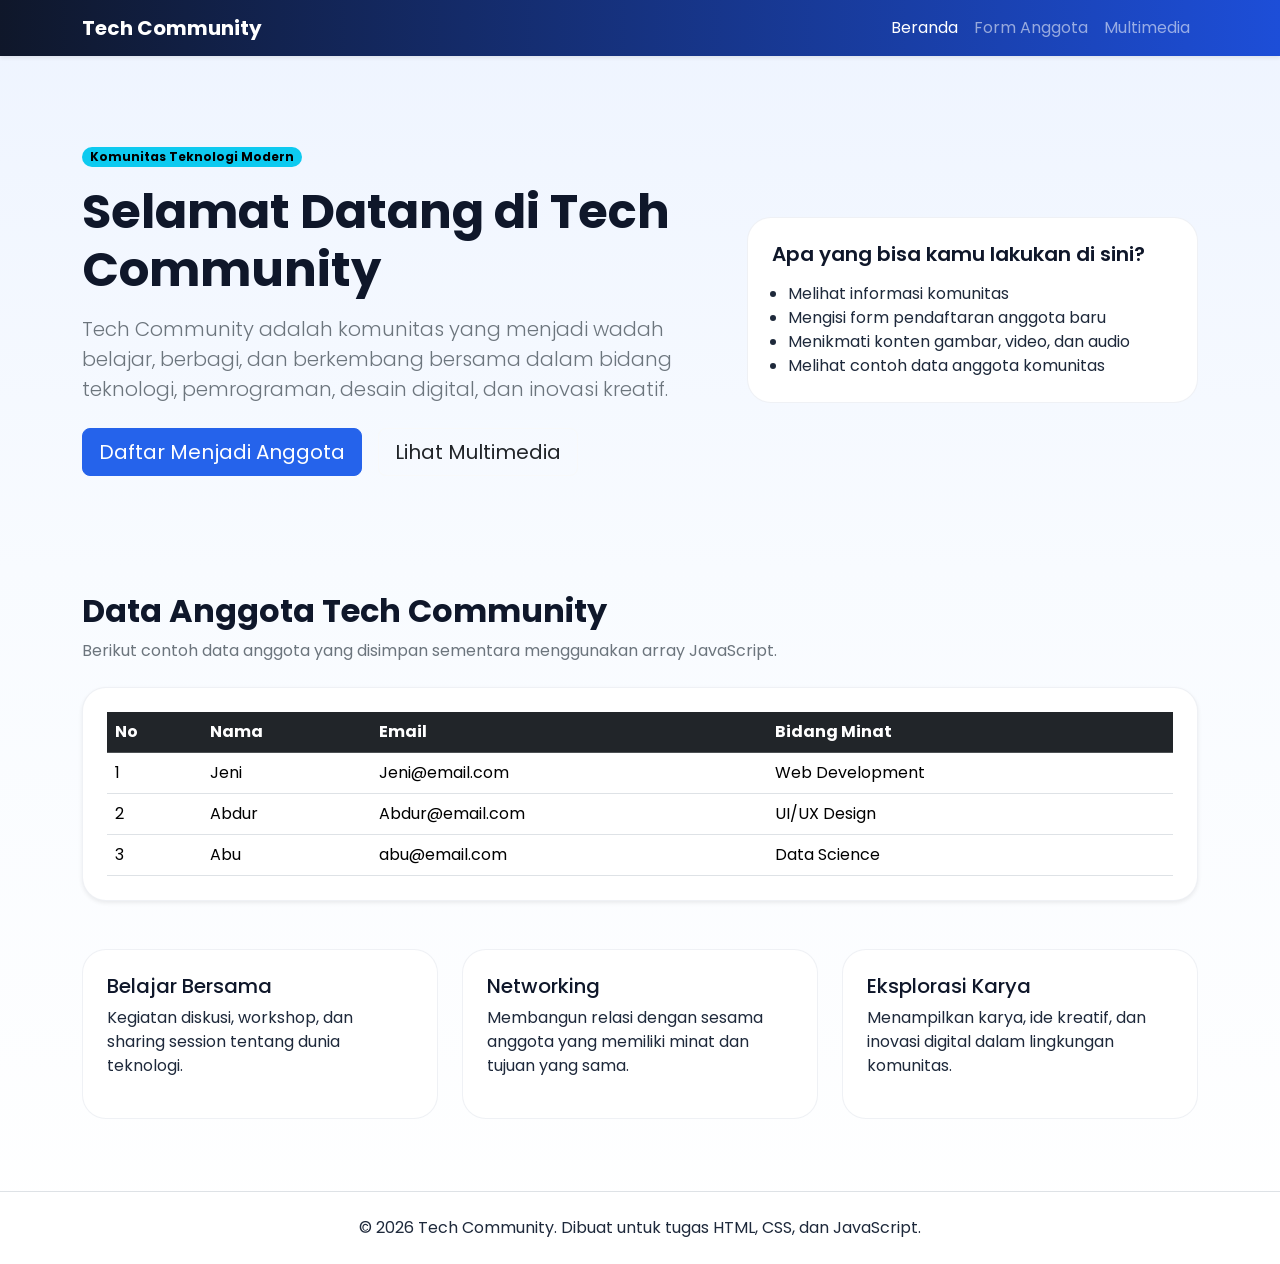
<file: index.html>
<!DOCTYPE html>
<html lang="id">
<head>
  <meta charset="UTF-8">
  <meta name="viewport" content="width=device-width, initial-scale=1.0">
  <title>Tech Community - Beranda</title>
  <link rel="preconnect" href="https://fonts.googleapis.com">
  <link rel="preconnect" href="https://fonts.gstatic.com" crossorigin>
  <link href="https://fonts.googleapis.com/css2?family=Poppins:wght@300;400;500;600;700&display=swap" rel="stylesheet">
  <link href="https://cdn.jsdelivr.net/npm/bootstrap@5.3.3/dist/css/bootstrap.min.css" rel="stylesheet">
  <link rel="stylesheet" href="./style.css">
</head>
<body onload="renderTable()">
  <nav class="navbar navbar-expand-lg navbar-dark custom-navbar shadow-sm sticky-top">
    <div class="container">
      <a class="navbar-brand fw-bold" href="./index.html">Tech Community</a>
      <button class="navbar-toggler" type="button" data-bs-toggle="collapse" data-bs-target="#mainNav">
        <span class="navbar-toggler-icon"></span>
      </button>
      <div class="collapse navbar-collapse" id="mainNav">
        <ul class="navbar-nav ms-auto">
          <li class="nav-item"><a class="nav-link active" href="./index.html">Beranda</a></li>
          <li class="nav-item"><a class="nav-link" href="./form.html">Form Anggota</a></li>
          <li class="nav-item"><a class="nav-link" href="./gallery.html">Multimedia</a></li>
        </ul>
      </div>
    </div>
  </nav>

  <header class="hero-section">
    <div class="container py-5">
      <div class="row align-items-center g-4">
        <div class="col-lg-7">
          <span class="badge rounded-pill text-bg-info mb-3">Komunitas Teknologi Modern</span>
          <h1 class="display-5 fw-bold mb-3">Selamat Datang di Tech Community</h1>
          <p class="lead text-secondary mb-4">
            Tech Community adalah komunitas yang menjadi wadah belajar, berbagi, dan berkembang bersama
            dalam bidang teknologi, pemrograman, desain digital, dan inovasi kreatif.
          </p>
          <div class="d-flex flex-wrap gap-3">
            <a href="./form.html" class="btn btn-primary btn-lg">Daftar Menjadi Anggota</a>
            <a href="./gallery.html" class="btn btn-outline-light btn-lg text-dark">Lihat Multimedia</a>
          </div>
        </div>
        <div class="col-lg-5">
          <div class="info-card p-4">
            <h5 class="fw-semibold">Apa yang bisa kamu lakukan di sini?</h5>
            <ul class="mt-3 mb-0 ps-3">
              <li>Melihat informasi komunitas</li>
              <li>Mengisi form pendaftaran anggota baru</li>
              <li>Menikmati konten gambar, video, dan audio</li>
              <li>Melihat contoh data anggota komunitas</li>
            </ul>
          </div>
        </div>
      </div>
    </div>
  </header>

  <main class="container py-5">
    <section class="mb-5">
      <div class="section-title mb-4">
        <h2 class="fw-bold">Data Anggota Tech Community</h2>
        <p class="text-secondary mb-0">Berikut contoh data anggota yang disimpan sementara menggunakan array JavaScript.</p>
      </div>

      <div class="table-responsive custom-table-wrapper shadow-sm">
        <table class="table table-hover align-middle mb-0">
          <thead class="table-dark">
            <tr>
              <th>No</th>
              <th>Nama</th>
              <th>Email</th>
              <th>Bidang Minat</th>
            </tr>
          </thead>
          <tbody id="memberTableBody"></tbody>
        </table>
      </div>
    </section>

    <section class="row g-4">
      <div class="col-md-4">
        <div class="feature-card h-100">
          <h5>Belajar Bersama</h5>
          <p>Kegiatan diskusi, workshop, dan sharing session tentang dunia teknologi.</p>
        </div>
      </div>
      <div class="col-md-4">
        <div class="feature-card h-100">
          <h5>Networking</h5>
          <p>Membangun relasi dengan sesama anggota yang memiliki minat dan tujuan yang sama.</p>
        </div>
      </div>
      <div class="col-md-4">
        <div class="feature-card h-100">
          <h5>Eksplorasi Karya</h5>
          <p>Menampilkan karya, ide kreatif, dan inovasi digital dalam lingkungan komunitas.</p>
        </div>
      </div>
    </section>
  </main>

  <footer class="text-center py-4 border-top bg-white">
    <p class="mb-0">&copy; 2026 Tech Community. Dibuat untuk tugas HTML, CSS, dan JavaScript.</p>
  </footer>

  <script src="https://cdn.jsdelivr.net/npm/bootstrap@5.3.3/dist/js/bootstrap.bundle.min.js"></script>
  <script src="./script.js"></script>
</body>
</html>
</file>
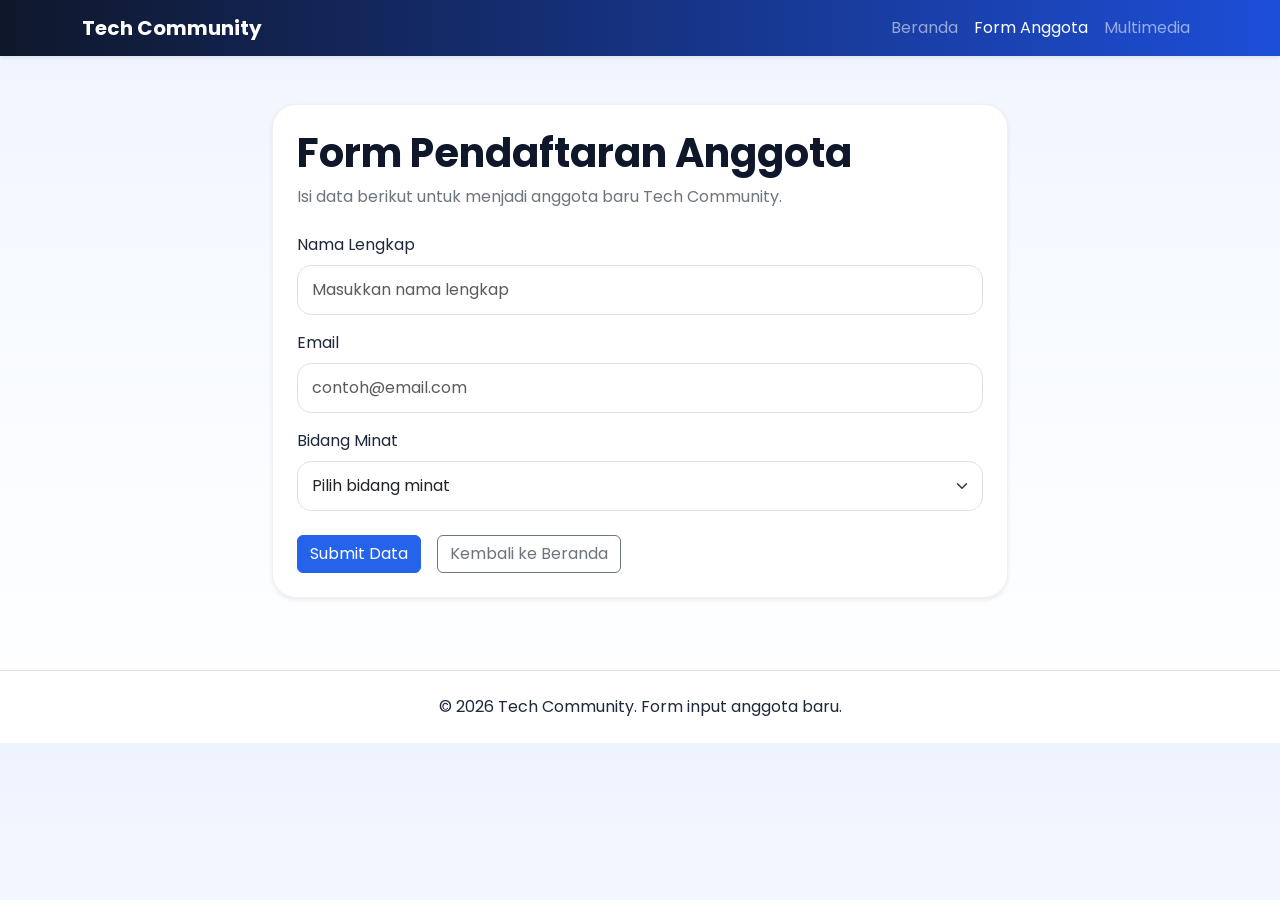
<file: from.html>
<!DOCTYPE html>
<html lang="id">
<head>
  <meta charset="UTF-8">
  <meta name="viewport" content="width=device-width, initial-scale=1.0">
  <title>Tech Community - Form Anggota</title>
  <link rel="preconnect" href="https://fonts.googleapis.com">
  <link rel="preconnect" href="https://fonts.gstatic.com" crossorigin>
  <link href="https://fonts.googleapis.com/css2?family=Poppins:wght@300;400;500;600;700&display=swap" rel="stylesheet">
  <link href="https://cdn.jsdelivr.net/npm/bootstrap@5.3.3/dist/css/bootstrap.min.css" rel="stylesheet">
  <link rel="stylesheet" href="./style.css">
</head>
<body>
  <nav class="navbar navbar-expand-lg navbar-dark custom-navbar shadow-sm sticky-top">
    <div class="container">
      <a class="navbar-brand fw-bold" href="./index.html">Tech Community</a>
      <button class="navbar-toggler" type="button" data-bs-toggle="collapse" data-bs-target="#mainNav">
        <span class="navbar-toggler-icon"></span>
      </button>
      <div class="collapse navbar-collapse" id="mainNav">
        <ul class="navbar-nav ms-auto">
          <li class="nav-item"><a class="nav-link" href="./index.html">Beranda</a></li>
          <li class="nav-item"><a class="nav-link active" href="./form.html">Form Anggota</a></li>
          <li class="nav-item"><a class="nav-link" href="./gallery.html">Multimedia</a></li>
        </ul>
      </div>
    </div>
  </nav>

  <main class="container py-5">
    <div class="row justify-content-center">
      <div class="col-lg-8">
        <div class="form-card shadow-sm">
          <div class="mb-4">
            <h1 class="fw-bold">Form Pendaftaran Anggota</h1>
            <p class="text-secondary mb-0">Isi data berikut untuk menjadi anggota baru Tech Community.</p>
          </div>

          <form id="memberForm">
            <div class="mb-3">
              <label for="nama" class="form-label">Nama Lengkap</label>
              <input type="text" class="form-control" id="nama" placeholder="Masukkan nama lengkap" required>
            </div>

            <div class="mb-3">
              <label for="email" class="form-label">Email</label>
              <input type="email" class="form-control" id="email" placeholder="contoh@email.com" required>
            </div>

            <div class="mb-4">
              <label for="minat" class="form-label">Bidang Minat</label>
              <select class="form-select" id="minat" required>
                <option value="" selected disabled>Pilih bidang minat</option>
                <option value="Web Development">Web Development</option>
                <option value="UI/UX Design">UI/UX Design</option>
                <option value="Data Science">Data Science</option>
                <option value="Cyber Security">Cyber Security</option>
                <option value="Mobile Development">Mobile Development</option>
              </select>
            </div>

            <div class="d-flex flex-wrap gap-3">
              <button type="submit" class="btn btn-primary">Submit Data</button>
              <a href="./index.html" class="btn btn-outline-secondary">Kembali ke Beranda</a>
            </div>
          </form>

          <div id="resultBox" class="result-box mt-4 d-none"></div>
        </div>
      </div>
    </div>
  </main>

  <footer class="text-center py-4 border-top bg-white">
    <p class="mb-0">&copy; 2026 Tech Community. Form input anggota baru.</p>
  </footer>

  <script src="https://cdn.jsdelivr.net/npm/bootstrap@5.3.3/dist/js/bootstrap.bundle.min.js"></script>
  <script src="./script.js"></script>
</body>
</html>
</file>
<file: style.css>
:root {
  --primary-color: #0f172a;
  --secondary-color: #2563eb;
  --accent-color: #38bdf8;
  --light-bg: #f8fafc;
  --text-color: #1e293b;
}

body {
  font-family: 'Poppins', sans-serif;
  background: linear-gradient(180deg, #eef4ff 0%, #f8fbff 45%, #ffffff 100%);
  color: var(--text-color);
}

.custom-navbar {
  background: linear-gradient(90deg, #0f172a, #1d4ed8);
}

.hero-section {
  padding: 40px 0 20px;
}

.info-card,
.feature-card,
.form-card,
.media-card,
.custom-table-wrapper {
  background: #ffffff;
  border-radius: 24px;
  padding: 24px;
  border: 1px solid rgba(148, 163, 184, 0.15);
}

.feature-card {
  transition: 0.3s ease;
}

.feature-card:hover,
.media-card:hover,
.info-card:hover {
  transform: translateY(-4px);
  box-shadow: 0 12px 30px rgba(37, 99, 235, 0.12);
}

.section-title h2,
h1,
h2,
h4,
h5 {
  color: var(--primary-color);
}

.btn-primary {
  background-color: var(--secondary-color);
  border-color: var(--secondary-color);
}

.btn-primary:hover {
  background-color: #1d4ed8;
  border-color: #1d4ed8;
}

.form-control,
.form-select {
  border-radius: 14px;
  padding: 12px 14px;
}

.result-box {
  background: #eff6ff;
  border: 1px solid #bfdbfe;
  border-radius: 18px;
  padding: 18px;
}

footer {
  margin-top: 24px;
}

@media (max-width: 768px) {
  .hero-section {
    padding-top: 24px;
  }

  .info-card,
  .feature-card,
  .form-card,
  .media-card,
  .custom-table-wrapper {
    padding: 18px;
  }
}

.media-card {
  background: #ffffff;
  border-radius: 24px;
  padding: 24px;
  border: 1px solid rgba(148, 163, 184, 0.15);
}
</file>
